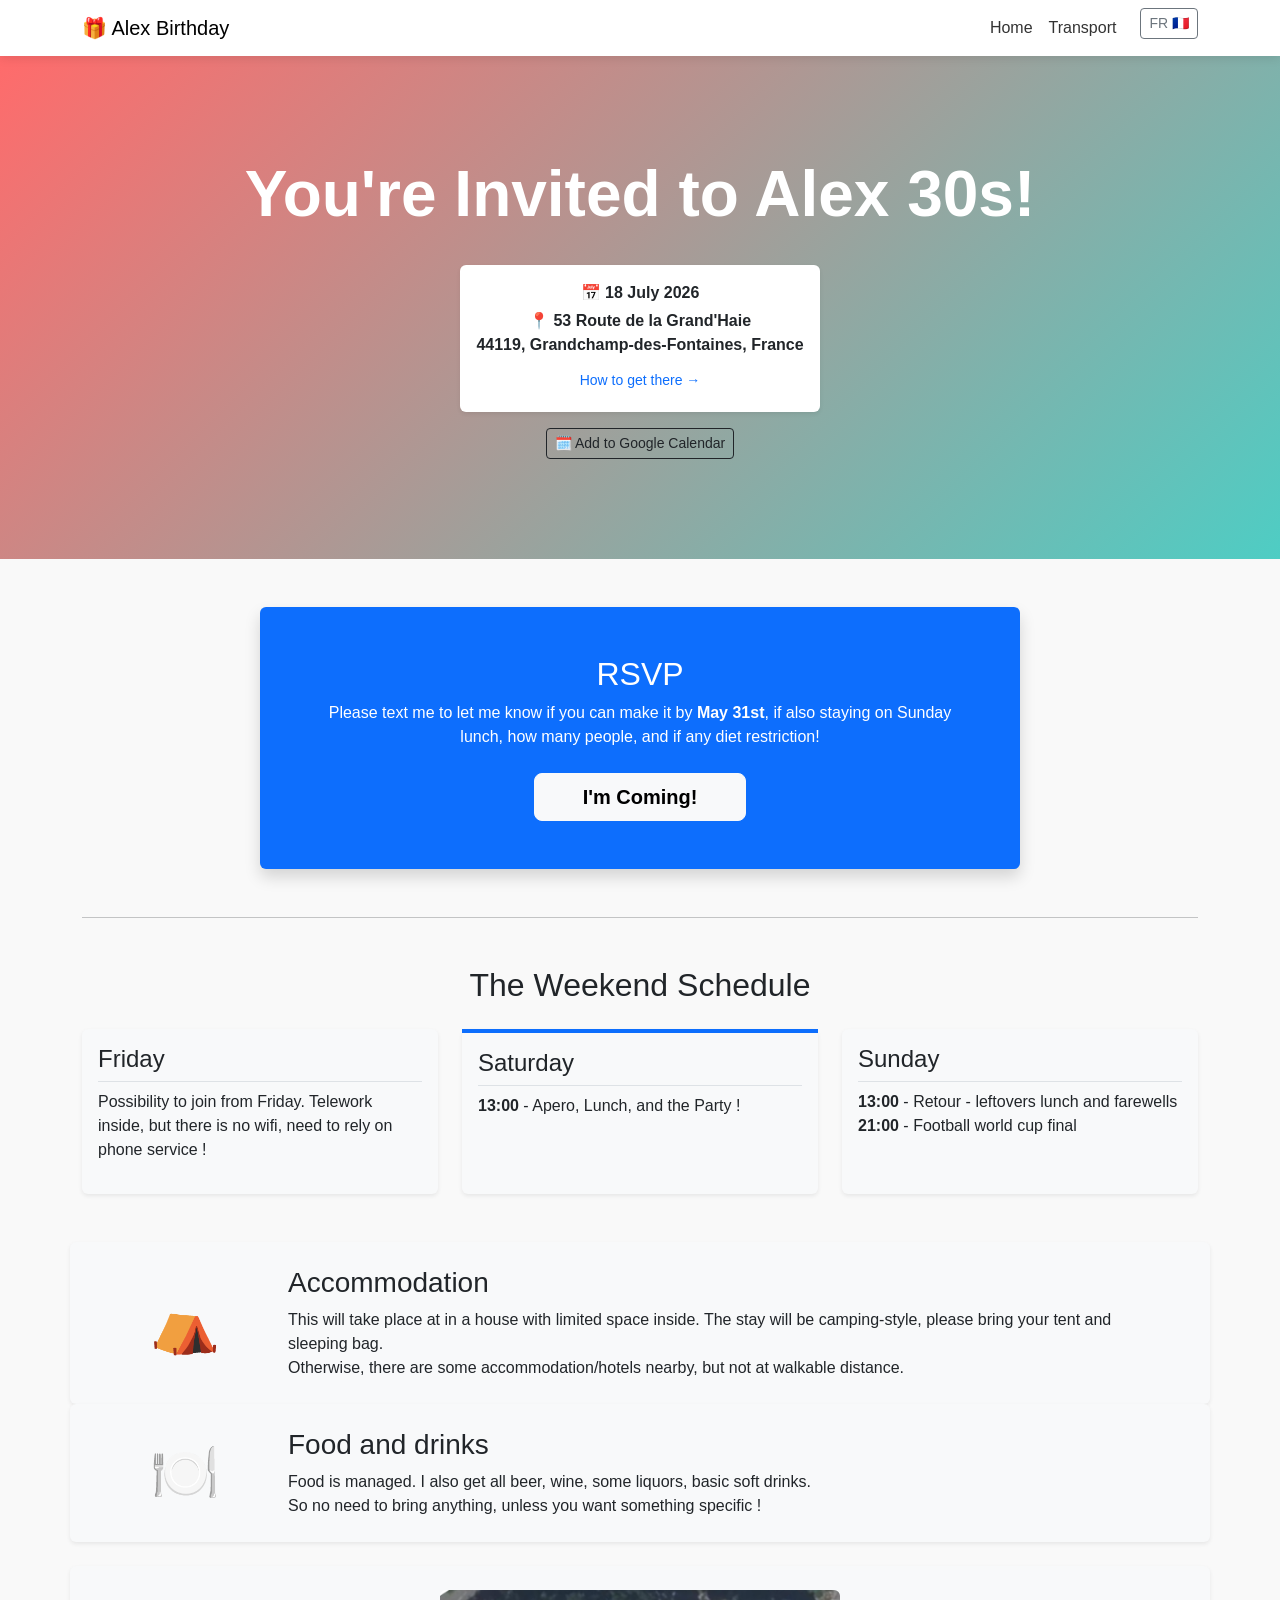
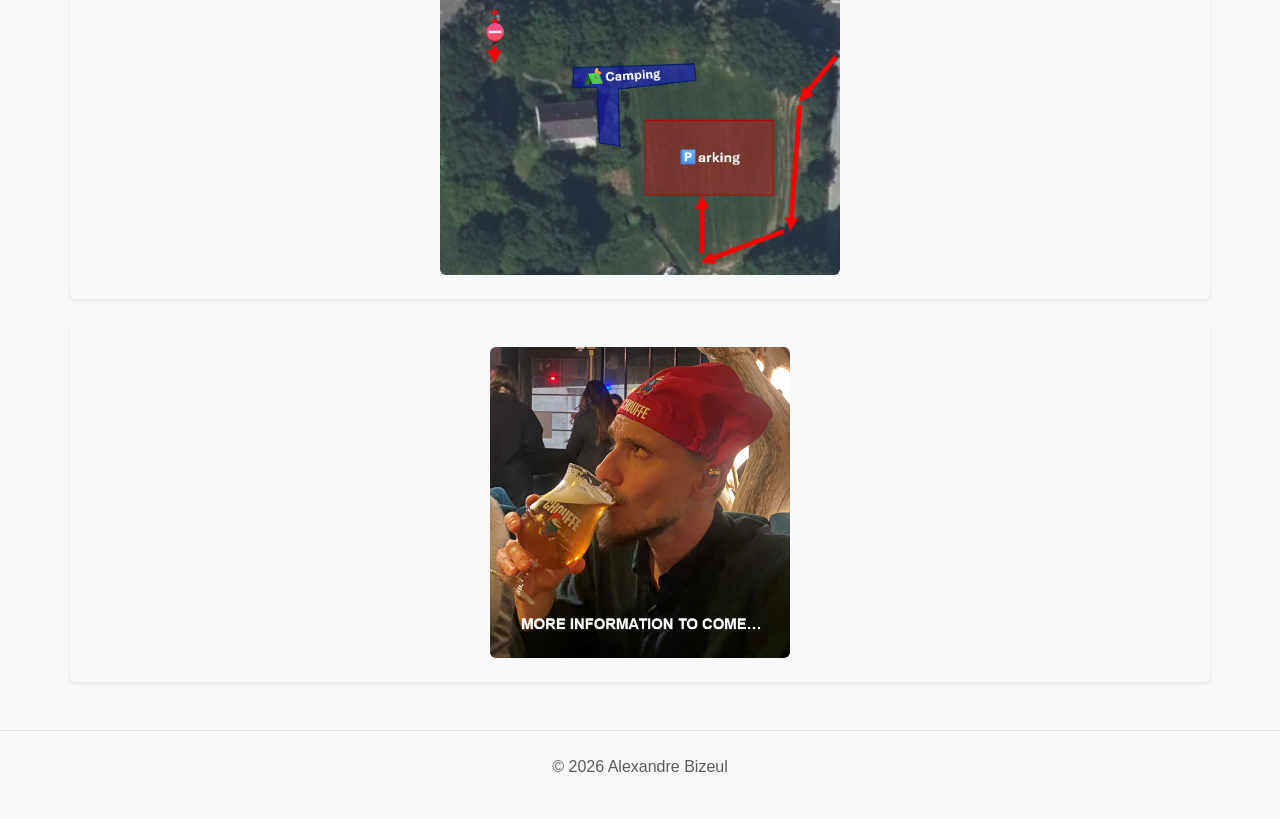
<file: index.html>
<!DOCTYPE html>
<html>
<script>
    // Simple logic to detect browser language
    var lang = navigator.language || navigator.userLanguage;
    if (lang.indexOf('fr') > -1) {
        window.location.href = "/fr/index.html";
    } else {
        window.location.href = "/en/index.html";
    }
</script>
<body>
    <p>Redirecting... / Redirection...</p>
</body>
</html>
</file>
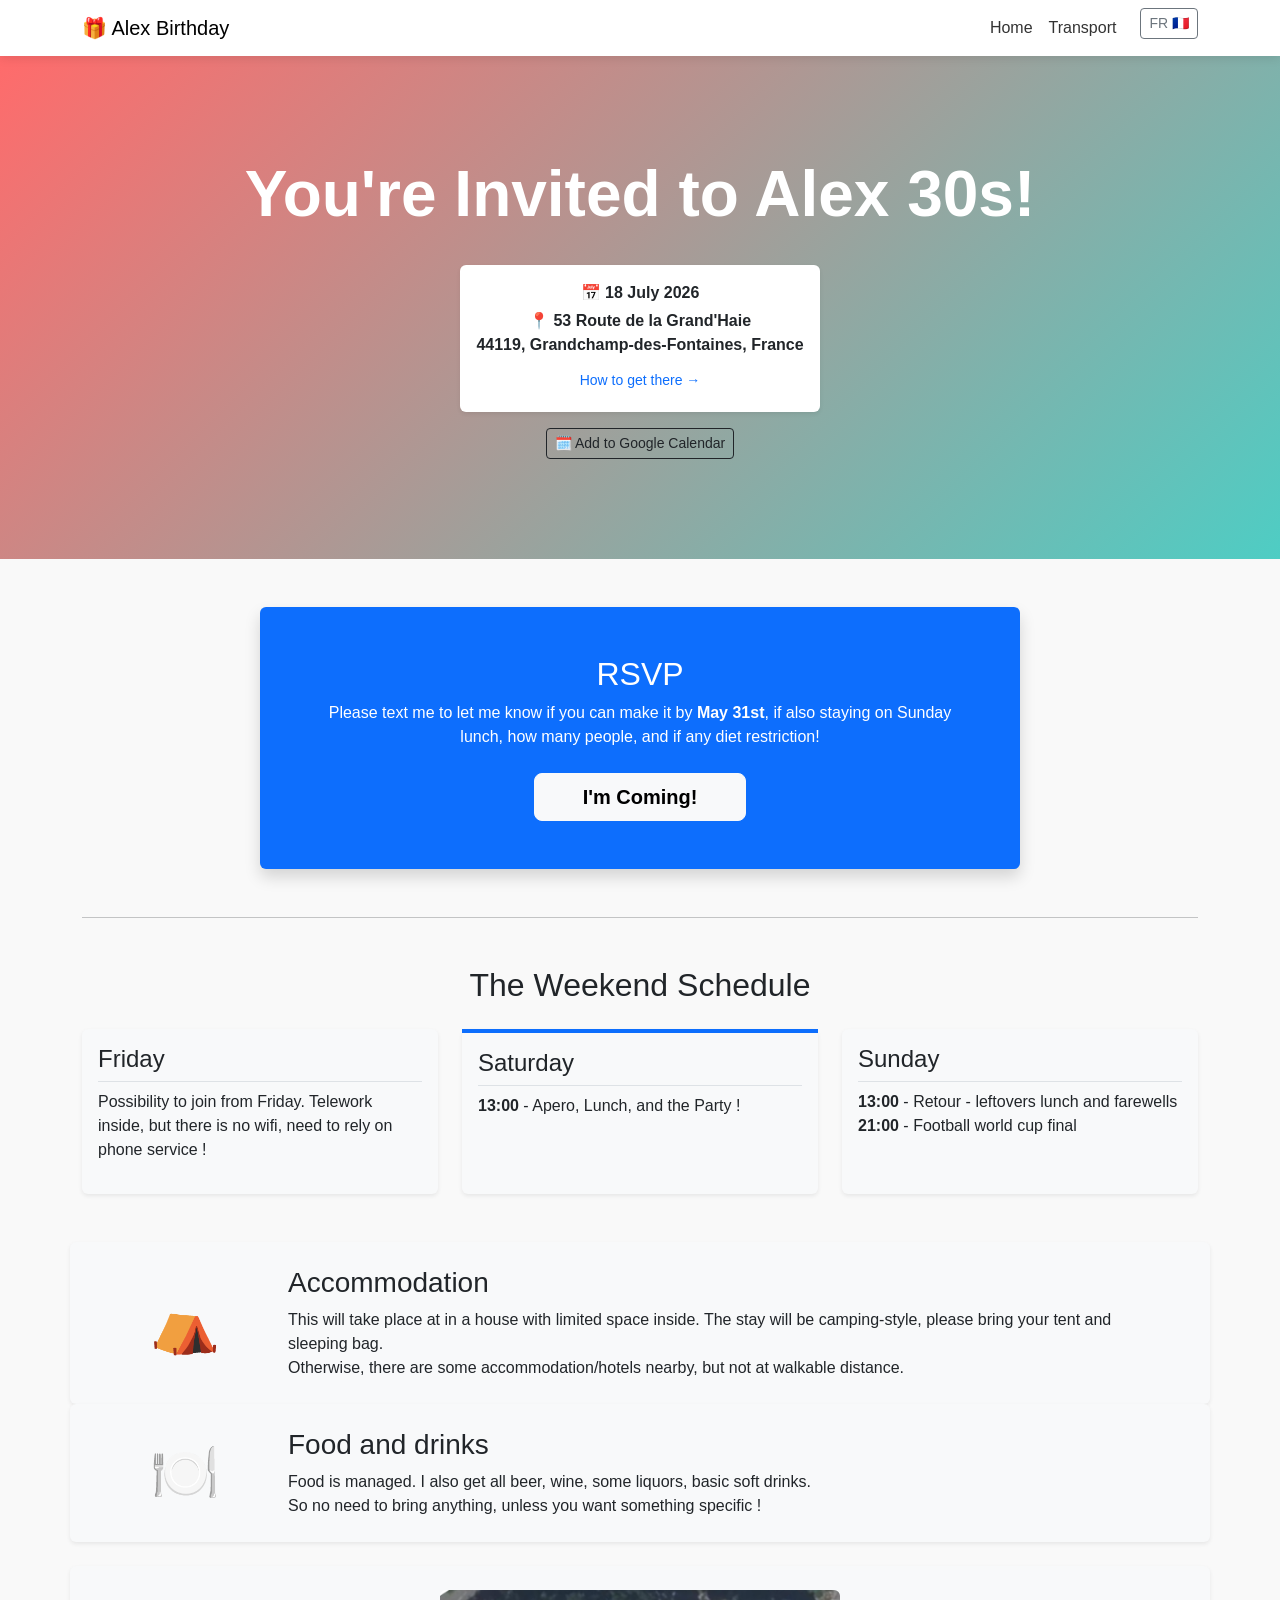
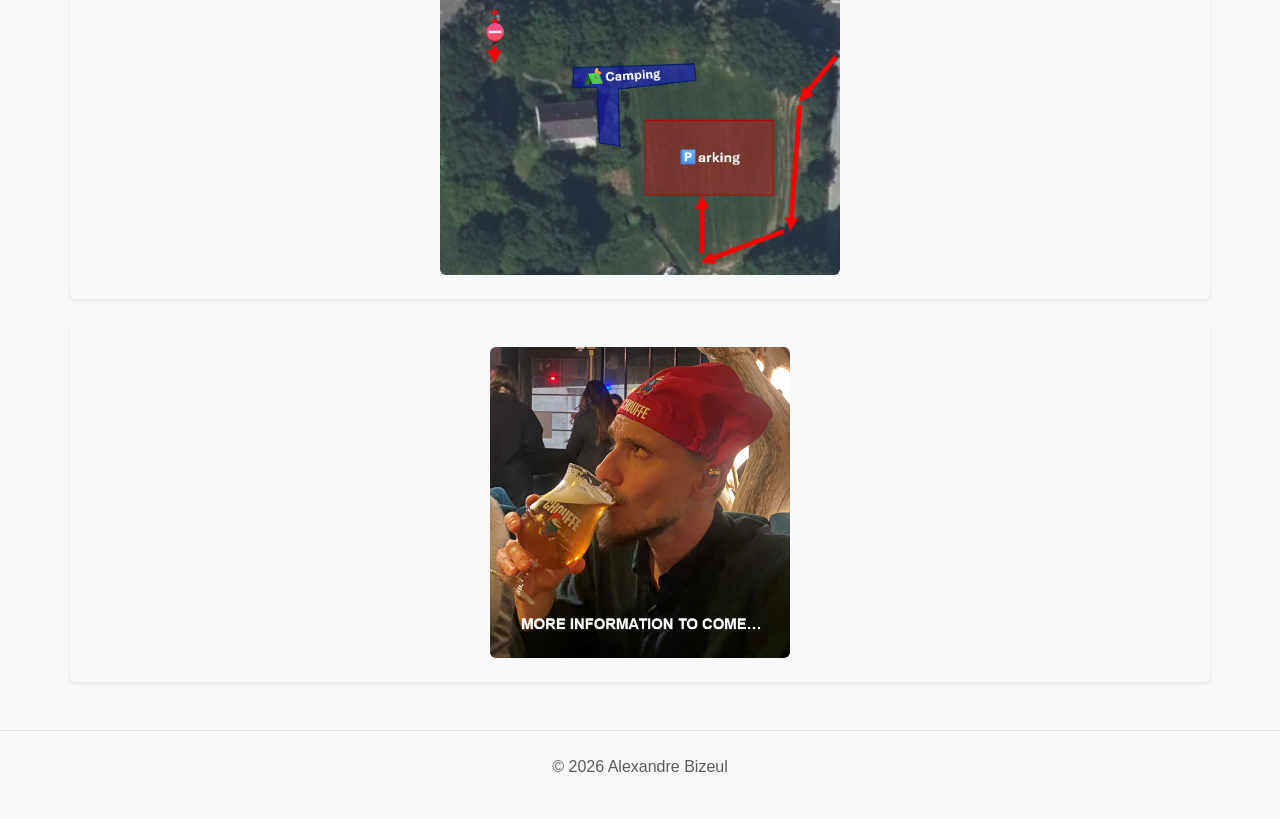
<file: en/index.html>
<!DOCTYPE html>
<html lang="en">
<head>
    <meta charset="UTF-8">
    <meta name="viewport" content="width=device-width, initial-scale=1.0">
    <title>Alexandre's Birthday</title>
    <link rel="icon" type="image/png" href="/favicon.png">
    <!-- Bootstrap CSS -->
    <link href="https://cdn.jsdelivr.net/npm/bootstrap@5.3.0/dist/css/bootstrap.min.css" rel="stylesheet">
    <link rel="stylesheet" href="../css/style.css">
</head>
<body>

    <!-- Menu on Top -->
    <nav class="navbar navbar-expand-lg navbar-light sticky-top">
        <div class="container">
            <a class="navbar-brand" href="index.html">🎁 Alex Birthday</a>
            <button class="navbar-toggler" type="button" data-bs-toggle="collapse" data-bs-target="#navbarNav">
                <span class="navbar-toggler-icon"></span>
            </button>
            <div class="collapse navbar-collapse" id="navbarNav">
                <ul class="navbar-nav ms-auto">
                    <li class="nav-item"><a class="nav-link" href="index.html">Home</a></li>
                    <li class="nav-item"><a class="nav-link" href="transport.html">Transport</a></li>
                    <li class="nav-item ms-lg-3">
                        <!-- Language Switcher -->
                        <a class="btn btn-outline-secondary btn-sm" href="../fr/index.html">FR 🇫🇷</a>
                    </li>
                </ul>
            </div>
        </div>
    </nav>

    <!-- Hero Section -->
    <header class="hero-section">
        <div class="container">
            <h1 class="display-3 fw-bold">You're Invited to Alex 30s!</h1>


            <!-- Date & Place Placeholder -->
           <div class="mt-4 p-3 bg-white d-inline-block rounded shadow-sm text-dark">
    <p class="mb-1">📅 <strong>18 July 2026</strong></p>
    <p class="mb-2">📍 <strong>53 Route de la Grand'Haie <br>44119, Grandchamp-des-Fontaines, France</strong></p>
    <a href="transport.html" class="btn btn-sm btn-link text-decoration-none">How to get there →</a>
</div>

            <!-- Calendar Link -->
            <div class="mt-3">
                <a href="https://calendar.google.com/calendar/render?action=TEMPLATE&text=Alexandre%27s+Birthday&dates=20260718/20260719&details=Check+the+website+for+updates%3A+https%3A%2F%2Falexandrebizeul.com&location=53%20Route%20de%20la%20Grand%27Haie%2C%2044119%20Grandchamp-des-Fontaines%2C%20France"
                   target="_blank" class="btn btn-outline-dark btn-sm">
                   🗓️ Add to Google Calendar
                </a>
            </div>
        </div>
    </header>

    <main class="container my-5">

        <!-- RSVP Section -->
        <section class="row text-center mb-5">
            <div class="col-md-8 offset-md-2 p-5 bg-primary text-white rounded shadow">
                <h2>RSVP</h2>
                <p>Please text me to let me know if you can make it by <strong>May 31st</strong>,  if also staying on Sunday lunch, how many people, and if any diet restriction!</p>
                <!-- Replace # with your Google Form link -->
                 <a href="https://docs.google.com/forms/d/e/1FAIpQLSdYwVAW5jrBNWLOTr0i5feY1n2yXcJn5WAzTbRgR_Mwlx1UcA/viewform?usp=dialog" class="btn btn-light btn-lg px-5 fw-bold mt-2">I'm Coming!</a> 
            </div>
        </section>

        <hr class="my-5">

        <!-- Schedule Section -->
        <section class="mb-5">
            <h2 class="text-center mb-4">The Weekend Schedule</h2>
            <div class="row g-4">
                <!-- Friday -->
                <div class="col-md-4">
                    <div class="card h-100 border-0 shadow-sm bg-light">
                        <div class="card-body">
                            <h4 class="card-title border-bottom pb-2">Friday</h4>
                            <ul class="list-unstyled">
                                <li>Possibility to join from Friday. Telework inside, but there is no wifi, need to rely on phone service !</li>
                            </ul>
                        </div>
                    </div>
                </div>
                <!-- Saturday -->
                <div class="col-md-4">
                    <div class="card h-100 border-0 shadow-sm bg-light">
                        <div class="card-body border-primary border-top border-4">
                            <h4 class="card-title border-bottom pb-2">Saturday</h4>
                            <ul class="list-unstyled">
                                <li><strong>13:00</strong> - Apero, Lunch, and the Party !</li>
                            </ul>
                        </div>
                    </div>
                </div>
                <!-- Sunday -->
                <div class="col-md-4">
                    <div class="card h-100 border-0 shadow-sm bg-light">
                        <div class="card-body">
                            <h4 class="card-title border-bottom pb-2">Sunday</h4>
                            <ul class="list-unstyled">
                                <li><strong>13:00</strong> - Retour - leftovers lunch and farewells</li>
                                <li><strong>21:00</strong> - Football world cup final</li>
                            </ul>
                        </div>
                    </div>
                </div>
            </div>
        </section>

        <!-- Camping Section -->
        <section class="row align-items-center bg-light p-4 rounded shadow-sm">
            <div class="col-md-2 text-center display-4">⛺</div>
            <div class="col-md-10">
                <h3>Accommodation</h3>
                <p class="mb-0">This will take place at in a house with limited space inside. The stay will be camping-style, please bring your tent and sleeping bag. <br> Otherwise, there are some accommodation/hotels nearby, but not at walkable distance.</p>
            </div>
        </section>
        
                <!-- fooddrink Section -->
        <section class="row align-items-center bg-light p-4 rounded shadow-sm">
            <div class="col-md-2 text-center display-4">🍽️</div>
            <div class="col-md-10">
                <h3>Food and drinks</h3>
                <p class="mb-0">Food is managed. I also get all beer, wine, some liquors, basic soft drinks.  <br> So no need to bring anything, unless you want something specific !</p>
            </div>
        </section>

<section class="row justify-content-center align-items-center bg-light p-4 rounded shadow-sm my-4 text-center">
    <div class="col-md-10 mx-auto">
        <img src="../images/parking.png"
             alt="Parking"
             class="img-fluid rounded"
             style="max-width: 400px; height: auto;">
    </div>
</section>
        
<section class="row justify-content-center align-items-center bg-light p-4 rounded shadow-sm my-4 text-center">
    <div class="col-md-10 mx-auto">
        <img src="../images/chouffe.png"
             alt="More information to come ..."
             class="img-fluid rounded"
             style="max-width: 300px; height: auto;">
    </div>
</section>

        
       <!-- This section now has its own space 
<section class="row align-items-center bg-light p-4 rounded shadow-sm my-4 text-center">
    <div class="col-md-10">
       <h3>More information to come ...</h3>  
    </div>
</section> -->

    </main>

    <footer class="text-center py-4 text-muted border-top">
        <p>© 2026 Alexandre Bizeul</p>
    </footer>

    <!-- Bootstrap JS -->
    <script src="https://cdn.jsdelivr.net/npm/bootstrap@5.3.0/dist/js/bootstrap.bundle.min.js"></script>
</body>
</html>
</file>
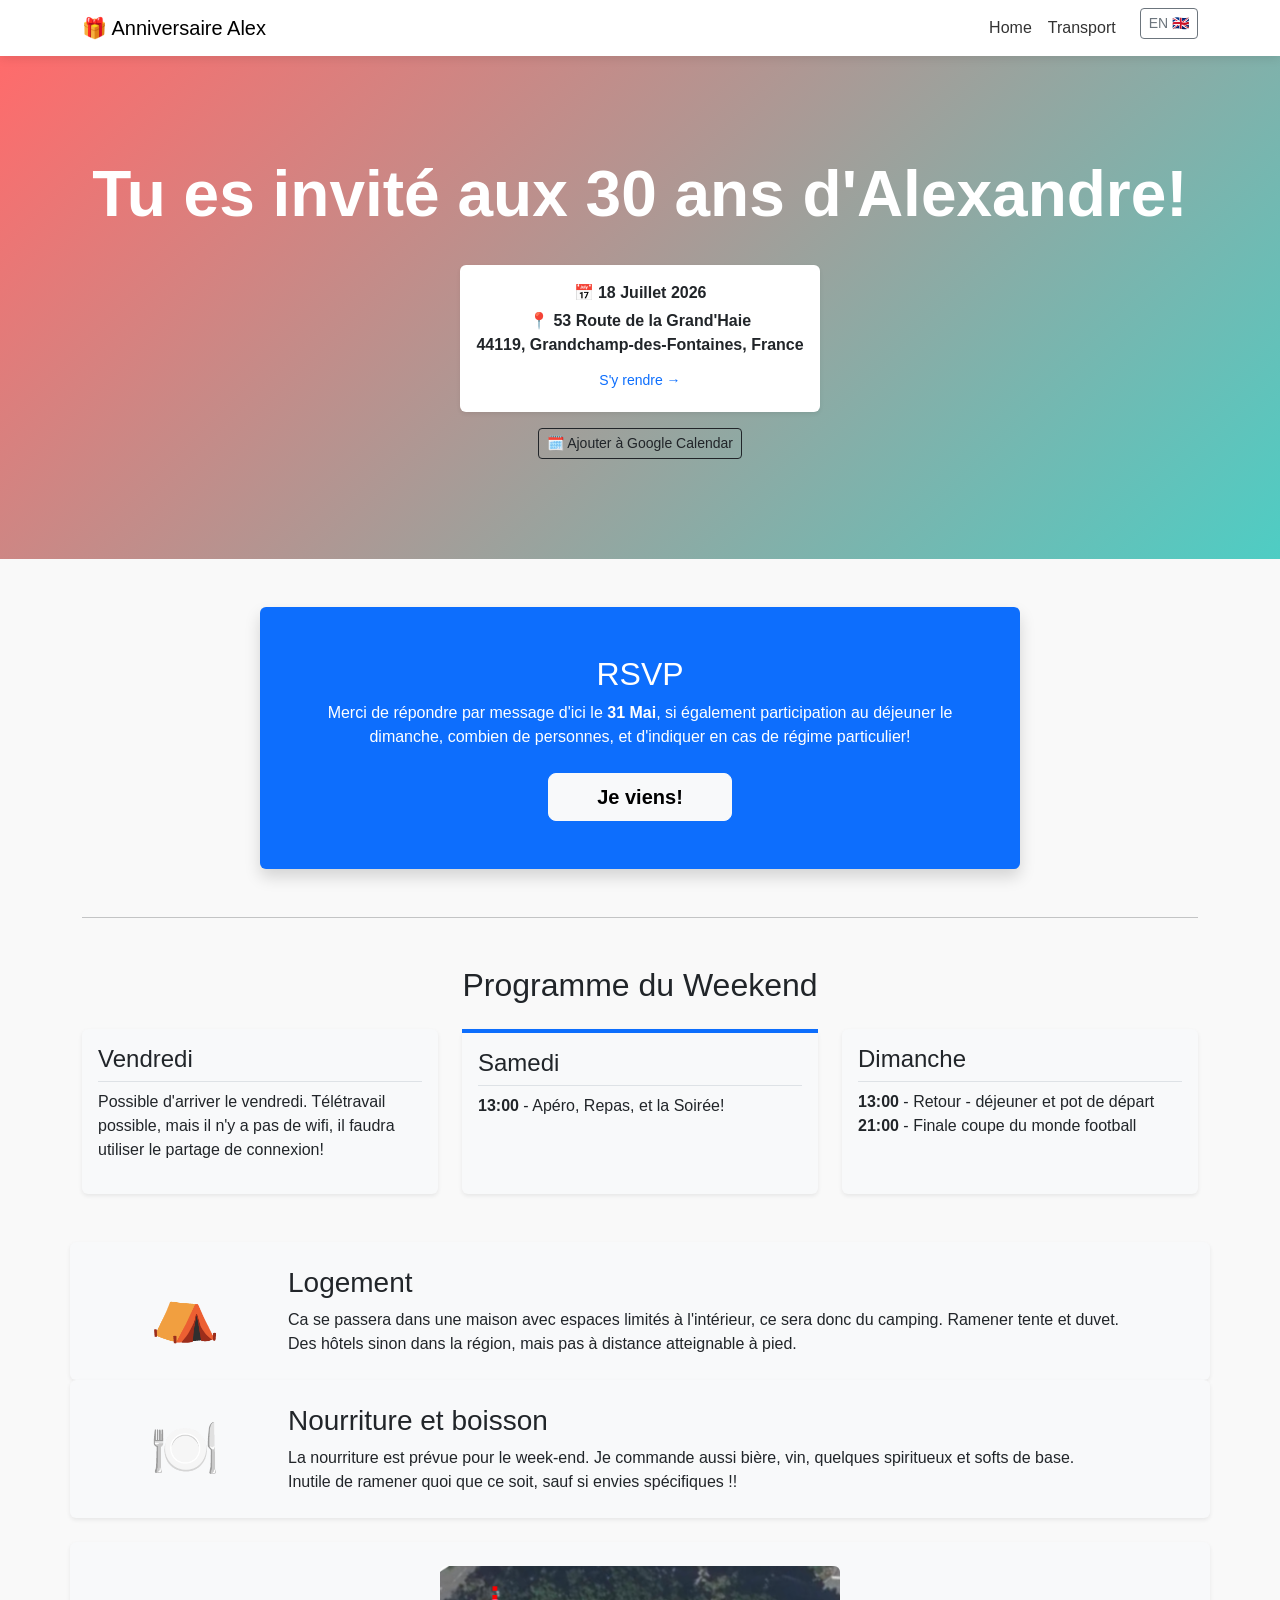
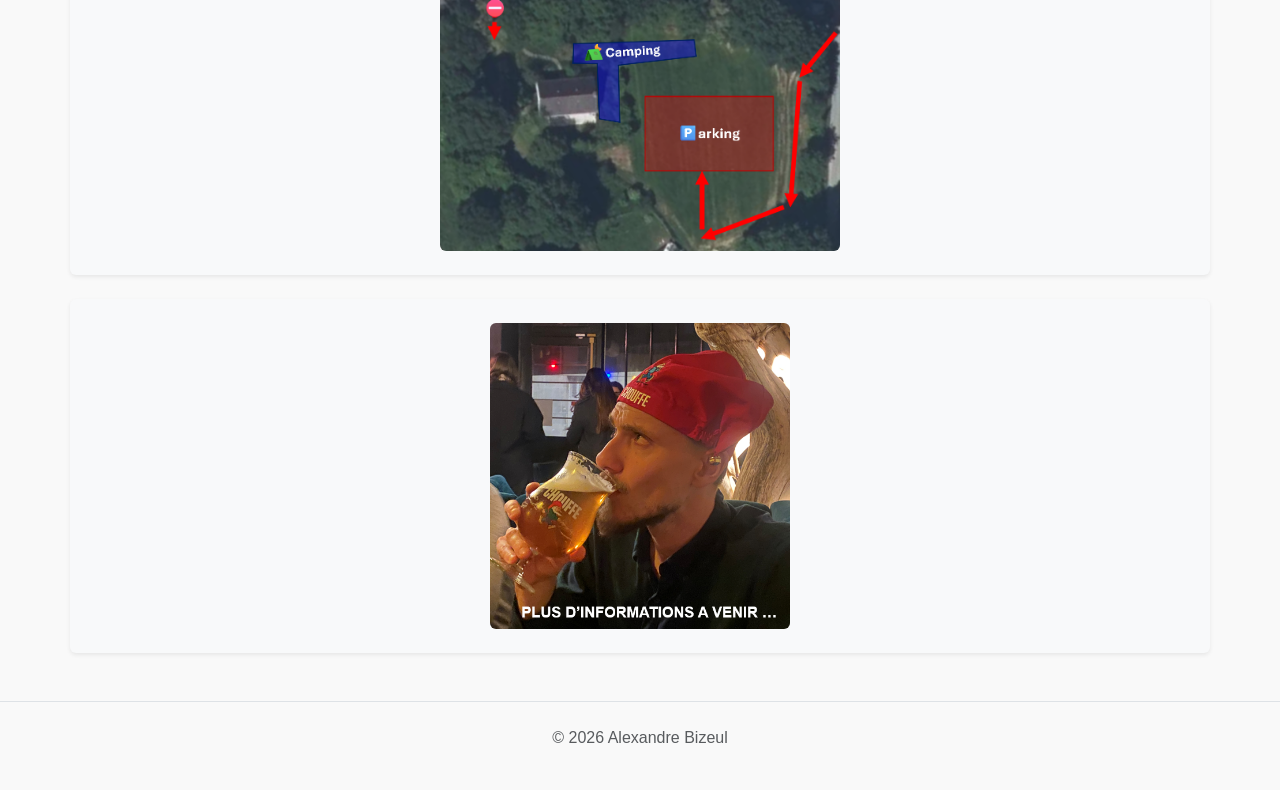
<file: fr/index.html>
<!DOCTYPE html>
<html lang="fr">
<head>
    <meta charset="UTF-8">
    <meta name="viewport" content="width=device-width, initial-scale=1.0">
    <title>Alexandre's Birthday</title>
    <link rel="icon" type="image/png" href="/favicon.png">
    <!-- Bootstrap CSS -->
    <link href="https://cdn.jsdelivr.net/npm/bootstrap@5.3.0/dist/css/bootstrap.min.css" rel="stylesheet">
    <link rel="stylesheet" href="../css/style.css">
</head>
<body>

    <!-- Menu on Top -->
    <nav class="navbar navbar-expand-lg navbar-light sticky-top">
        <div class="container">
            <a class="navbar-brand" href="index.html">🎁 Anniversaire Alex</a>
            <button class="navbar-toggler" type="button" data-bs-toggle="collapse" data-bs-target="#navbarNav">
                <span class="navbar-toggler-icon"></span>
            </button>
            <div class="collapse navbar-collapse" id="navbarNav">
                <ul class="navbar-nav ms-auto">
                    <li class="nav-item"><a class="nav-link" href="index.html">Home</a></li>
                    <li class="nav-item"><a class="nav-link" href="transport.html">Transport</a></li>
                    <li class="nav-item ms-lg-3">
                        <!-- Language Switcher -->
                        <a class="btn btn-outline-secondary btn-sm" href="../en/index.html">EN 🇬🇧</a>
                    </li>
                </ul>
            </div>
        </div>
    </nav>

    <!-- Hero Section -->
    <header class="hero-section">
        <div class="container">
            <h1 class="display-3 fw-bold">Tu es invité aux 30 ans d'Alexandre!</h1>


            <!-- Date & Place Placeholder -->
           <div class="mt-4 p-3 bg-white d-inline-block rounded shadow-sm text-dark">
    <p class="mb-1">📅 <strong>18 Juillet 2026</strong></p>
    <p class="mb-2">📍 <strong>53 Route de la Grand'Haie <br>44119, Grandchamp-des-Fontaines, France</strong></p>
    <a href="transport.html" class="btn btn-sm btn-link text-decoration-none">S'y rendre →</a>
</div>

            <!-- Calendar Link -->
            <div class="mt-3">
                <a href="https://calendar.google.com/calendar/render?action=TEMPLATE&text=Alexandre%27s+Birthday&dates=20260718/20260719&details=Check+the+website+for+updates%3A+https%3A%2F%2Falexandrebizeul.com&location=53%20Route%20de%20la%20Grand%27Haie%2C%2044119%20Grandchamp-des-Fontaines%2C%20France"
                   target="_blank" class="btn btn-outline-dark btn-sm">
                   🗓️ Ajouter à Google Calendar
                </a>
            </div>
        </div>
    </header>

    <main class="container my-5">

        <!-- RSVP Section -->
        <section class="row text-center mb-5">
            <div class="col-md-8 offset-md-2 p-5 bg-primary text-white rounded shadow">
                <h2>RSVP</h2>
                <p>Merci de répondre par message d'ici le <strong>31 Mai</strong>, si également participation au déjeuner le dimanche, combien de personnes, et d'indiquer en cas de régime particulier!</p>
                           <!-- Replace # with your Google Form link -->
                 <a href="https://docs.google.com/forms/d/e/1FAIpQLSdQ1ZoL0zJwnIKGjDgs9bmZJ1JzDhhYe9iVSb6tDggxJtvy8A/viewform?usp=dialog" class="btn btn-light btn-lg px-5 fw-bold mt-2">Je viens!</a> 
            </div>
        </section>

        <hr class="my-5">

        <!-- Schedule Section -->
        <section class="mb-5">
            <h2 class="text-center mb-4">Programme du Weekend</h2>
            <div class="row g-4">
                <!-- Friday -->
                <div class="col-md-4">
                    <div class="card h-100 border-0 shadow-sm bg-light">
                        <div class="card-body">
                            <h4 class="card-title border-bottom pb-2">Vendredi</h4>
                            <ul class="list-unstyled">
                                <li>Possible d'arriver le vendredi. Télétravail possible, mais il n'y a pas de wifi, il faudra utiliser le partage de connexion!</li>
                            </ul>
                        </div>
                    </div>
                </div>
                <!-- Saturday -->
                <div class="col-md-4">
                    <div class="card h-100 border-0 shadow-sm bg-light">
                        <div class="card-body border-primary border-top border-4">
                            <h4 class="card-title border-bottom pb-2">Samedi</h4>
                            <ul class="list-unstyled">
                                <li><strong>13:00</strong> - Apéro, Repas, et la Soirée!</li>
                            </ul>
                        </div>
                    </div>
                </div>
                <!-- Sunday -->
                <div class="col-md-4">
                    <div class="card h-100 border-0 shadow-sm bg-light">
                        <div class="card-body">
                            <h4 class="card-title border-bottom pb-2">Dimanche</h4>
                            <ul class="list-unstyled">
                                <li><strong>13:00</strong> - Retour - déjeuner et pot de départ</li>
                                <li><strong>21:00</strong> - Finale coupe du monde football</li>
                            </ul>
                        </div>
                    </div>
                </div>
            </div>
        </section>

        <!-- Camping Section -->
        <section class="row align-items-center bg-light p-4 rounded shadow-sm">
            <div class="col-md-2 text-center display-4">⛺</div>
            <div class="col-md-10">
                <h3>Logement</h3>
                <p class="mb-0">Ca se passera dans une maison avec espaces limités à l'intérieur, ce sera donc du camping. Ramener tente et duvet. <br> Des hôtels sinon dans la région, mais pas à distance atteignable à pied.</p>
            </div>
        </section>
        
          <!-- fooddrink Section -->
        <section class="row align-items-center bg-light p-4 rounded shadow-sm">
            <div class="col-md-2 text-center display-4">🍽️</div>
            <div class="col-md-10">
                <h3>Nourriture et boisson</h3>
                <p class="mb-0">La nourriture est prévue pour le week-end. Je commande aussi bière, vin, quelques spiritueux et softs de base.<br> Inutile de ramener quoi que ce soit, sauf si envies spécifiques !!</p>
            </div>
        </section>


        <section class="row justify-content-center align-items-center bg-light p-4 rounded shadow-sm my-4 text-center">
    <div class="col-md-10 mx-auto">
        <img src="../images/parking.png"
             alt="Parking"
             class="img-fluid rounded"
             style="max-width: 400px; height: auto;">
    </div>
</section>

        
      <section class="row justify-content-center align-items-center bg-light p-4 rounded shadow-sm my-4 text-center">
    <div class="col-md-10 mx-auto">
        <img src="../images/chouffe_fr.png"
             alt="Plus d'informations à venir ..."
             class="img-fluid rounded"
             style="max-width: 300px; height: auto;">
    </div>
</section>

        
       <!-- This section now has its own space 
<section class="row align-items-center bg-light p-4 rounded shadow-sm my-4 text-center">
    <div class="col-md-10">
       <h3>More information to come ...</h3>  
    </div>
</section> -->

    </main>

    <footer class="text-center py-4 text-muted border-top">
        <p>© 2026 Alexandre Bizeul</p>
    </footer>

    <!-- Bootstrap JS -->
    <script src="https://cdn.jsdelivr.net/npm/bootstrap@5.3.0/dist/js/bootstrap.bundle.min.js"></script>
</body>
</html>
</file>
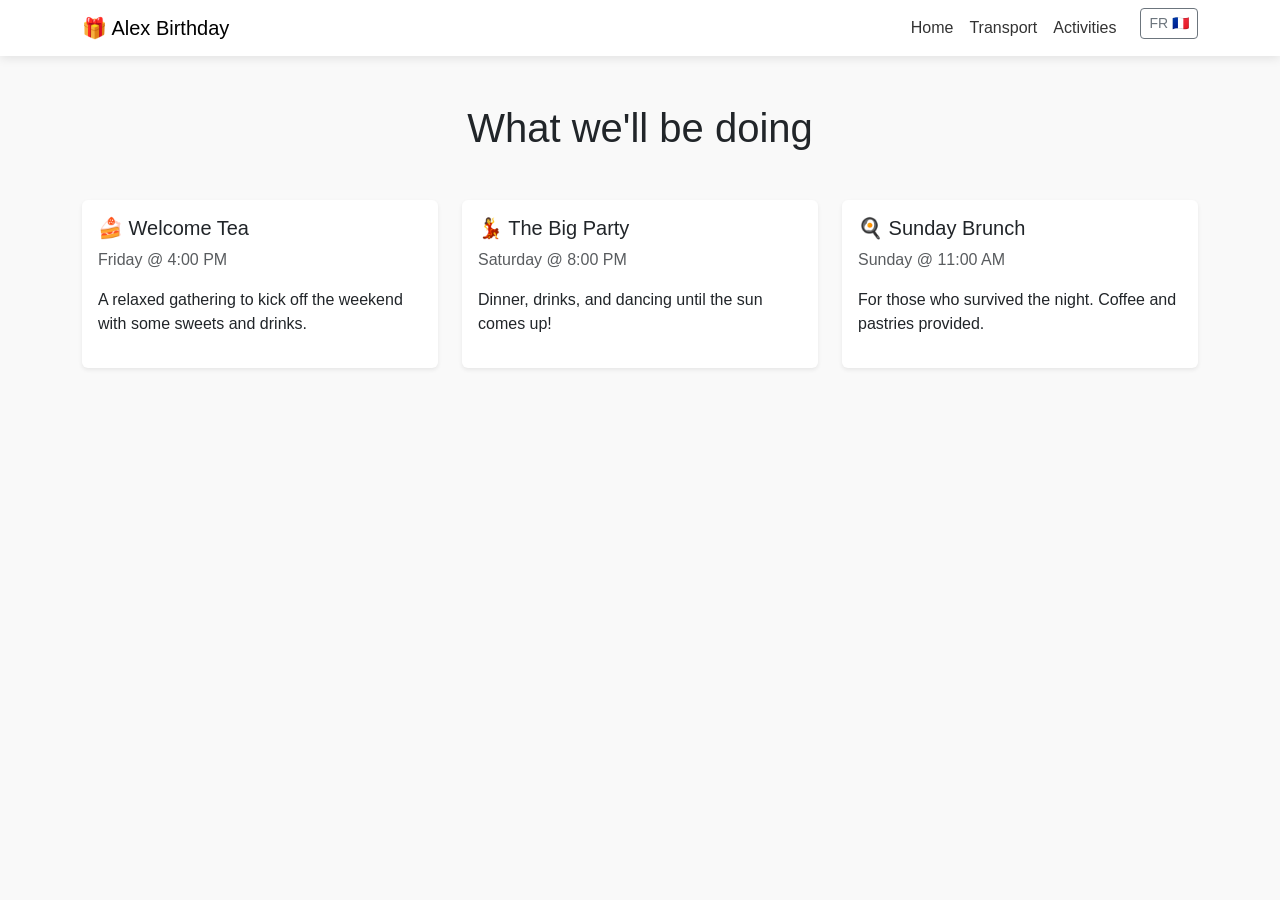
<file: en/activities.html>
<!DOCTYPE html>
<html lang="en">
<head>
    <meta charset="UTF-8">
    <meta name="viewport" content="width=device-width, initial-scale=1.0">
    <title>Activities - Alex's Birthday</title>
    <link href="https://cdn.jsdelivr.net/npm/bootstrap@5.3.0/dist/css/bootstrap.min.css" rel="stylesheet">
    <link rel="stylesheet" href="../css/style.css">
</head>
<body>
    <!-- Navbar (Same as above) -->
    <nav class="navbar navbar-expand-lg navbar-light sticky-top">
        <div class="container">
            <a class="navbar-brand" href="index.html">🎁 Alex Birthday</a>
            <div class="collapse navbar-collapse" id="navbarNav">
                <ul class="navbar-nav ms-auto">
                    <li class="nav-item"><a class="nav-link" href="index.html">Home</a></li>
                    <li class="nav-item"><a class="nav-link" href="transport.html">Transport</a></li>
                    <li class="nav-item"><a class="nav-link active" href="activities.html">Activities</a></li>
                    <li class="nav-item ms-lg-3"><a class="btn btn-outline-secondary btn-sm" href="../fr/activities.html">FR 🇫🇷</a></li>
                </ul>
            </div>
        </div>
    </nav>

    <div class="container my-5">
        <h1 class="text-center mb-5">What we'll be doing</h1>

        <div class="row row-cols-1 row-cols-md-3 g-4">
            <!-- Activity 1 -->
            <div class="col">
                <div class="card h-100 border-0 shadow-sm">
                    <div class="card-body">
                        <h5 class="card-title">🍰 Welcome Tea</h5>
                        <p class="card-text text-muted">Friday @ 4:00 PM</p>
                        <p>A relaxed gathering to kick off the weekend with some sweets and drinks.</p>
                    </div>
                </div>
            </div>

            <!-- Activity 2 -->
            <div class="col">
                <div class="card h-100 border-0 shadow-sm">
                    <div class="card-body">
                        <h5 class="card-title">💃 The Big Party</h5>
                        <p class="card-text text-muted">Saturday @ 8:00 PM</p>
                        <p>Dinner, drinks, and dancing until the sun comes up!</p>
                    </div>
                </div>
            </div>

            <!-- Activity 3 -->
            <div class="col">
                <div class="card h-100 border-0 shadow-sm">
                    <div class="card-body">
                        <h5 class="card-title">🍳 Sunday Brunch</h5>
                        <p class="card-text text-muted">Sunday @ 11:00 AM</p>
                        <p>For those who survived the night. Coffee and pastries provided.</p>
                    </div>
                </div>
            </div>
        </div>
    </div>
</body>
</html>
</file>
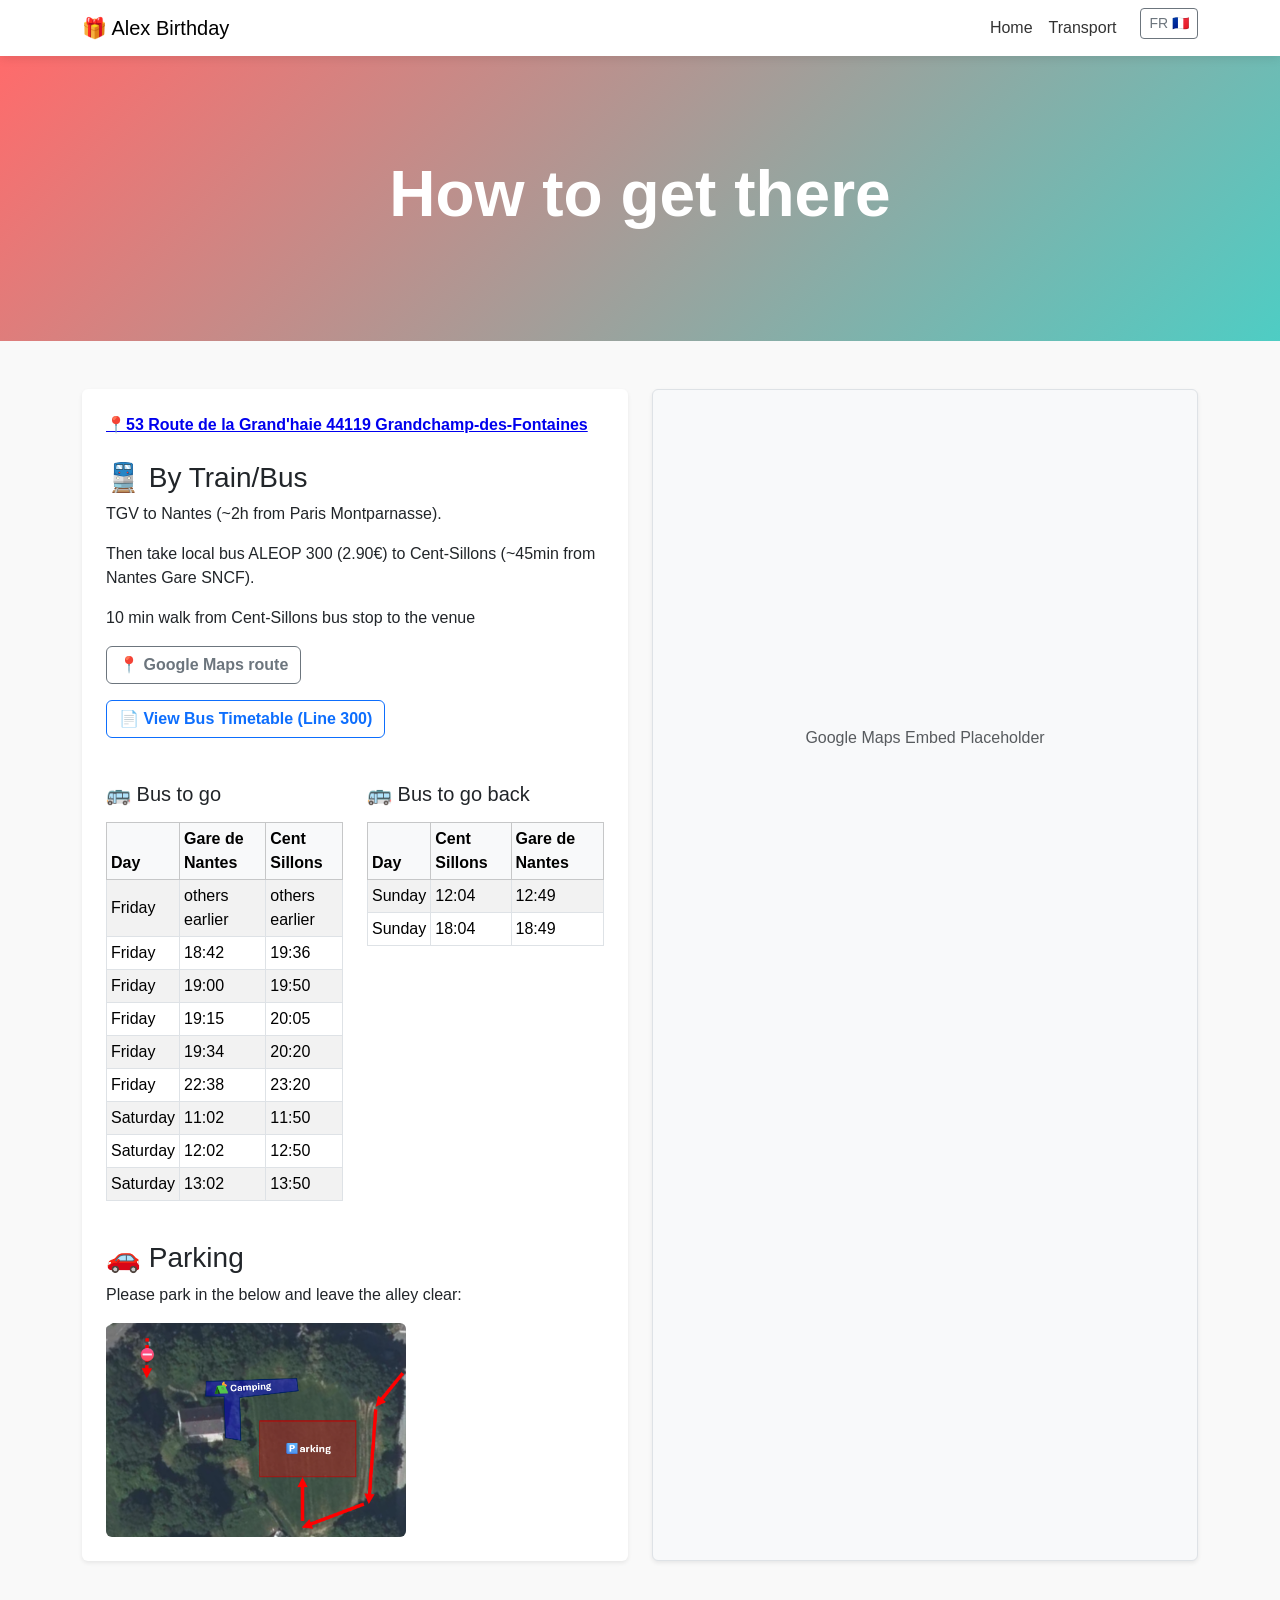
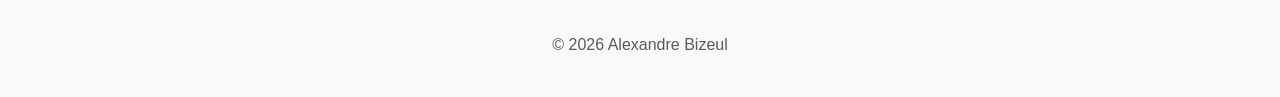
<file: en/transport.html>
<!DOCTYPE html>
<html lang="en">
<head>
    <meta charset="UTF-8">
    <meta name="viewport" content="width=device-width, initial-scale=1.0">
    <title>Transport - Alex's Birthday</title>
    <link rel="icon" type="image/png" href="/favicon2.png">
    <link href="https://cdn.jsdelivr.net/npm/bootstrap@5.3.0/dist/css/bootstrap.min.css" rel="stylesheet">
    <link rel="stylesheet" href="../css/style.css">
</head>
<body>
    <!-- Menu on Top -->
    <nav class="navbar navbar-expand-lg navbar-light sticky-top">
        <div class="container">
            <a class="navbar-brand" href="index.html">🎁 Alex Birthday</a>
            <button class="navbar-toggler" type="button" data-bs-toggle="collapse" data-bs-target="#navbarNav">
                <span class="navbar-toggler-icon"></span>
            </button>
            <div class="collapse navbar-collapse" id="navbarNav">
                <ul class="navbar-nav ms-auto">
                    <li class="nav-item"><a class="nav-link" href="index.html">Home</a></li>
                    <li class="nav-item"><a class="nav-link" href="transport.html">Transport</a></li>
                    <li class="nav-item ms-lg-3">
                        <!-- Language Switcher -->
                        <a class="btn btn-outline-secondary btn-sm" href="../fr/transport.html">FR 🇫🇷</a>
                    </li>
                </ul>
            </div>
        </div>
    </nav>

   <!-- NEW: Hero Section for Transport Title -->
    <header class="hero-section">
        <div class="container">
            <h1 class="display-3 fw-bold">How to get there</h1>

        </div>
    </header>

    <main class="container my-5">

        <div class="row g-4">
            <!-- Travel Details -->
            <div class="col-md-6">
                <div class="card h-100 p-4 border-0 shadow-sm">
                    <a href="https://maps.app.goo.gl/c74cNaj5nA2rFxjX9" target="_blank" class="fw-bold" style="color: #0000EE; text-decoration: underline;">
    📍53 Route de la Grand'haie 44119 Grandchamp-des-Fontaines
</a>
            </a>
                    <h3 class="mt-4">🚆 By Train/Bus</h3>
                    <p>TGV to Nantes (~2h from Paris Montparnasse).</p>
                    <p>Then take local bus ALEOP 300 (2.90€) to Cent-Sillons (~45min from Nantes Gare SNCF).</p>
                     <p>10 min walk from Cent-Sillons bus stop to the venue</p>
   <div class="col-md-6">
                       <p>
        <a href="https://maps.app.goo.gl/xNBQ6VyiFw1mVSGf8" target="_blank" class="btn btn-outline-secondary fw-bold">
            📍 Google Maps route
        </a>
    </p>
  </div>     
                 
                    
                    <!-- PDF Link -->
    <p>
        <a href="https://aleop.paysdelaloire.fr/je-recherche-un-horaire-aleop?field_transport_type=5&city_title=&ligne_number=300" target="_blank" class="btn btn-outline-primary fw-bold">
            📄 View Bus Timetable (Line 300)
        </a>
    </p>

    
    
<div class="row g-4 mt-1">
    <!-- Tableau aller -->
    <div class="col-lg-6">
        <div class="table-responsive">
            <h5 class="mb-3">🚌 Bus to go</h5>
            <table class="table table-bordered table-striped table-sm align-middle">
                <thead class="table-light">
                    <tr>
                        <th>Day</th>
                        <th>Gare de Nantes</th>
                        <th>Cent Sillons</th>
                    </tr>
                </thead>
                <tbody>
                    <tr>
                        <td>Friday</td>
                        <td>others earlier</td>
                        <td>others earlier</td>
                    </tr>
                    <tr>
                        <td>Friday</td>
                        <td>18:42</td>
                        <td>19:36</td>
                    </tr>
                    <tr>
                        <td>Friday</td>
                        <td>19:00</td>
                        <td>19:50</td>
                    </tr>
                    <tr>
                        <td>Friday</td>
                        <td>19:15</td>
                        <td>20:05</td>
                    </tr>
                    <tr>
                        <td>Friday</td>
                        <td>19:34</td>
                        <td>20:20</td>
                    </tr>
                    <tr>
                        <td>Friday</td>
                        <td>22:38</td>
                        <td>23:20</td>
                    </tr>
                    <tr>
                        <td>Saturday</td>
                        <td>11:02</td>
                        <td>11:50</td>
                    </tr>
                    <tr>
                        <td>Saturday</td>
                        <td>12:02</td>
                        <td>12:50</td>
                    </tr>
                    <tr>
                        <td>Saturday</td>
                        <td>13:02</td>
                        <td>13:50</td>
                    </tr>
                </tbody>
            </table>
        </div>
    </div>

    <!-- Tableau retour -->
    <div class="col-lg-6">
        <div class="table-responsive">
            <h5 class="mb-3">🚌 Bus to go back</h5>
            <table class="table table-bordered table-striped table-sm align-middle">
                <thead class="table-light">
                    <tr>
                        <th>Day</th>
                        <th>Cent Sillons</th>
                        <th>Gare de Nantes</th>
                    </tr>
                </thead>
                <tbody>
                    <tr>
                        <td>Sunday</td>
                        <td>12:04</td>
                        <td>12:49</td>
                    </tr>
                    <tr>
                        <td>Sunday</td>
                        <td>18:04</td>
                        <td>18:49</td>
                    </tr>
                </tbody>
            </table>
        </div>
    </div>
</div>



                    <h3 class="mt-4">🚗 Parking</h3>
                    <p>Please park in the below and leave the alley clear:</p>
<!-- The Image -->
    <img src="../images/parking.png" alt="Parking Map" class="img-fluid rounded" style="max-width: 300px; height: auto;">

                </div>
            </div>

            <!-- Map Placeholder -->
            <div class="col-md-6">
                <div class="bg-light d-flex align-items-center justify-content-center border rounded shadow-sm" style="height: 100%; min-height: 300px;">
                    <div class="text-center">
                        <p class="text-muted">Google Maps Embed Placeholder</p>
                        <small><iframe src="https://www.google.com/maps/embed?pb=!1m18!1m12!1m3!1d675.4859877399864!2d-1.617297308589055!3d47.37401240191447!2m3!1f0!2f0!3f0!3m2!1i1024!2i768!4f13.1!3m3!1m2!1s0x4805f48c02b37ce9%3A0xd238e3776a5000f!2s53%20La%20Roberdi%C3%A8re%2C%2044119%20Grandchamp-des-Fontaines!5e0!3m2!1sfr!2sfr!4v1777627346175!5m2!1sfr!2sfr" width="600" height="450" style="border:0;" allowfullscreen="" loading="lazy" referrerpolicy="no-referrer-when-downgrade"></iframe></small>
                    </div>
                </div>
            </div>
        </div>
    </div>
</main>

    <footer class="text-center py-4 text-muted">
        <p>© 2026 Alexandre Bizeul</p>
    </footer>

  <!-- Bootstrap JS -->
    <script src="https://cdn.jsdelivr.net/npm/bootstrap@5.3.0/dist/js/bootstrap.bundle.min.js"></script>

</body>
</html>
</file>
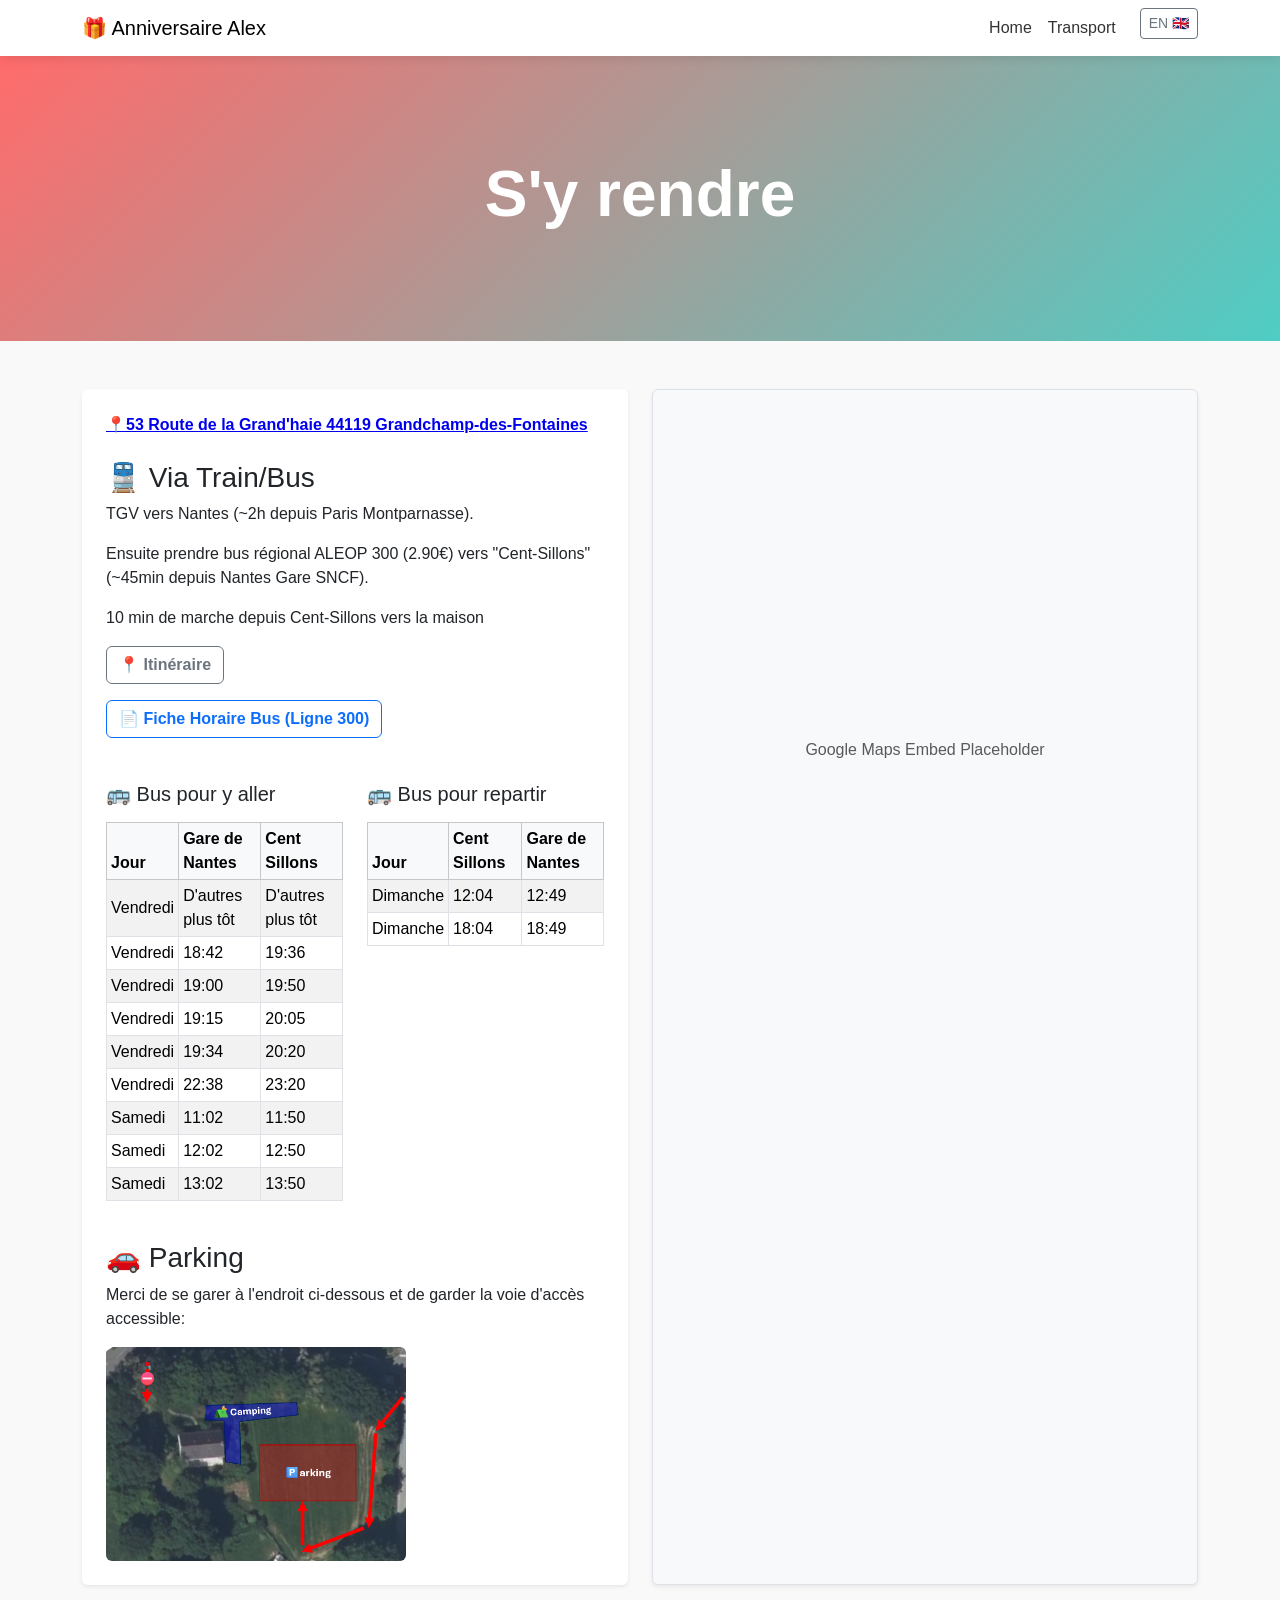
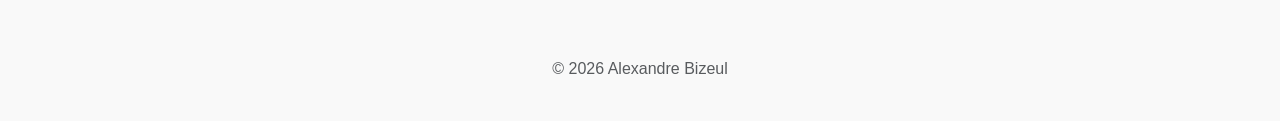
<file: fr/transport.html>
<!DOCTYPE html>
<html lang="fr">
<head>
    <meta charset="UTF-8">
    <meta name="viewport" content="width=device-width, initial-scale=1.0">
    <title>Transport - Alex's Birthday</title>
    <link rel="icon" type="image/png" href="/favicon2.png">
    <link href="https://cdn.jsdelivr.net/npm/bootstrap@5.3.0/dist/css/bootstrap.min.css" rel="stylesheet">
    <link rel="stylesheet" href="../css/style.css">
</head>
<body>
    <!-- Menu on Top -->
    <nav class="navbar navbar-expand-lg navbar-light sticky-top">
        <div class="container">
            <a class="navbar-brand" href="index.html">🎁 Anniversaire Alex</a>
            <button class="navbar-toggler" type="button" data-bs-toggle="collapse" data-bs-target="#navbarNav">
                <span class="navbar-toggler-icon"></span>
            </button>
            <div class="collapse navbar-collapse" id="navbarNav">
                <ul class="navbar-nav ms-auto">
                    <li class="nav-item"><a class="nav-link" href="index.html">Home</a></li>
                    <li class="nav-item"><a class="nav-link" href="transport.html">Transport</a></li>
                    <li class="nav-item ms-lg-3">
                        <!-- Language Switcher -->
                        <a class="btn btn-outline-secondary btn-sm" href="../en/transport.html">EN 🇬🇧</a>
                    </li>
                </ul>
            </div>
        </div>
    </nav>

   <!-- NEW: Hero Section for Transport Title -->
    <header class="hero-section">
        <div class="container">
            <h1 class="display-3 fw-bold">S'y rendre</h1>

        </div>
    </header>

    <main class="container my-5">

        <div class="row g-4">
            <!-- Travel Details -->
            <div class="col-md-6">
                <div class="card h-100 p-4 border-0 shadow-sm">
                    <a href="https://maps.app.goo.gl/c74cNaj5nA2rFxjX9" target="_blank" class="fw-bold" style="color: #0000EE; text-decoration: underline;">
     📍53 Route de la Grand'haie 44119 Grandchamp-des-Fontaines
</a>
            </a>
                    <h3 class="mt-4">🚆 Via Train/Bus</h3>
                    <p>TGV vers Nantes (~2h depuis Paris Montparnasse).</p>
                    <p>Ensuite prendre bus régional ALEOP 300 (2.90€) vers "Cent-Sillons" (~45min depuis Nantes Gare SNCF).</p>
                     <p>10 min de marche depuis Cent-Sillons vers la maison</p>
                   
      <div class="col-md-6">
                       <p>
        <a href="https://maps.app.goo.gl/xNBQ6VyiFw1mVSGf8" target="_blank" class="btn btn-outline-secondary fw-bold">
            📍 Itinéraire
        </a>
    </p>
  </div>               
                    <!-- PDF Link -->
    <p>
        <a href="https://aleop.paysdelaloire.fr/je-recherche-un-horaire-aleop?field_transport_type=5&city_title=&ligne_number=300" target="_blank" class="btn btn-outline-primary fw-bold">
            📄 Fiche Horaire Bus (Ligne 300)
        </a>
    </p>

 

<div class="row g-4 mt-1">
    <!-- Tableau aller -->
    <div class="col-lg-6">
        <div class="table-responsive">
            <h5 class="mb-3">🚌 Bus pour y aller</h5>
            <table class="table table-bordered table-striped table-sm align-middle">
                <thead class="table-light">
                    <tr>
                        <th>Jour</th>
                        <th>Gare de Nantes</th>
                        <th>Cent Sillons</th>
                    </tr>
                </thead>
                <tbody>
                    <tr>
                        <td>Vendredi</td>
                        <td>D'autres plus tôt</td>
                        <td>D'autres plus tôt</td>
                    </tr>
                    <tr>
                        <td>Vendredi</td>
                        <td>18:42</td>
                        <td>19:36</td>
                    </tr>
                    <tr>
                        <td>Vendredi</td>
                        <td>19:00</td>
                        <td>19:50</td>
                    </tr>
                    <tr>
                        <td>Vendredi</td>
                        <td>19:15</td>
                        <td>20:05</td>
                    </tr>
                    <tr>
                        <td>Vendredi</td>
                        <td>19:34</td>
                        <td>20:20</td>
                    </tr>
                    <tr>
                        <td>Vendredi</td>
                        <td>22:38</td>
                        <td>23:20</td>
                    </tr>
                    <tr>
                        <td>Samedi</td>
                        <td>11:02</td>
                        <td>11:50</td>
                    </tr>
                    <tr>
                        <td>Samedi</td>
                        <td>12:02</td>
                        <td>12:50</td>
                    </tr>
                    <tr>
                        <td>Samedi</td>
                        <td>13:02</td>
                        <td>13:50</td>
                    </tr>
                </tbody>
            </table>
        </div>
    </div>

    <!-- Tableau retour -->
    <div class="col-lg-6">
        <div class="table-responsive">
            <h5 class="mb-3">🚌 Bus pour repartir</h5>
            <table class="table table-bordered table-striped table-sm align-middle">
                <thead class="table-light">
                    <tr>
                        <th>Jour</th>
                        <th>Cent Sillons</th>
                        <th>Gare de Nantes</th>
                    </tr>
                </thead>
                <tbody>
                    <tr>
                        <td>Dimanche</td>
                        <td>12:04</td>
                        <td>12:49</td>
                    </tr>
                    <tr>
                        <td>Dimanche</td>
                        <td>18:04</td>
                        <td>18:49</td>
                    </tr>
                </tbody>
            </table>
        </div>
    </div>
</div>



                    <h3 class="mt-4">🚗 Parking</h3>
                    <p>Merci de se garer à l'endroit ci-dessous et de garder la voie d'accès accessible:</p>
<!-- The Image -->
    <img src="../images/parking.png" alt="Parking Map" class="img-fluid rounded" style="max-width: 300px; height: auto;">

                </div>
            </div>

            <!-- Map Placeholder -->
            <div class="col-md-6">
                <div class="bg-light d-flex align-items-center justify-content-center border rounded shadow-sm" style="height: 100%; min-height: 300px;">
                    <div class="text-center">
                        <p class="text-muted">Google Maps Embed Placeholder</p>
                        <small><iframe src="https://www.google.com/maps/embed?pb=!1m18!1m12!1m3!1d675.4859877399864!2d-1.617297308589055!3d47.37401240191447!2m3!1f0!2f0!3f0!3m2!1i1024!2i768!4f13.1!3m3!1m2!1s0x4805f48c02b37ce9%3A0xd238e3776a5000f!2s53%20La%20Roberdi%C3%A8re%2C%2044119%20Grandchamp-des-Fontaines!5e0!3m2!1sfr!2sfr!4v1777627346175!5m2!1sfr!2sfr" width="600" height="450" style="border:0;" allowfullscreen="" loading="lazy" referrerpolicy="no-referrer-when-downgrade"></iframe></small>
                    </div>
                </div>
            </div>
        </div>
    </div>
</main>

    <footer class="text-center py-4 text-muted">
        <p>© 2026 Alexandre Bizeul</p>
    </footer>

  <!-- Bootstrap JS -->
    <script src="https://cdn.jsdelivr.net/npm/bootstrap@5.3.0/dist/js/bootstrap.bundle.min.js"></script>
</body>
</html>
</file>
<file: css/style.css>
:root {
    --primary-color: #ff6b6b; /* Soft pink/red */
    --secondary-color: #4ecdc4; /* Soft teal */
}

body {
    font-family: 'Segoe UI', Tahoma, Geneva, Verdana, sans-serif;
    background-color: #f9f9f9;
}

.navbar {
    background-color: white !important;
    box-shadow: 0 2px 10px rgba(0,0,0,0.1);
}

.nav-link {
    font-weight: 500;
    color: #333 !important;
}

.nav-link:hover {
    color: var(--primary-color) !important;
}

.hero-section {
    padding: 100px 0;
    background: linear-gradient(135deg, var(--primary-color), var(--secondary-color));
    color: white;
    text-align: center;
}

.btn-primary {
    background-color: var(--primary-color);
    border: none;
}
</file>
